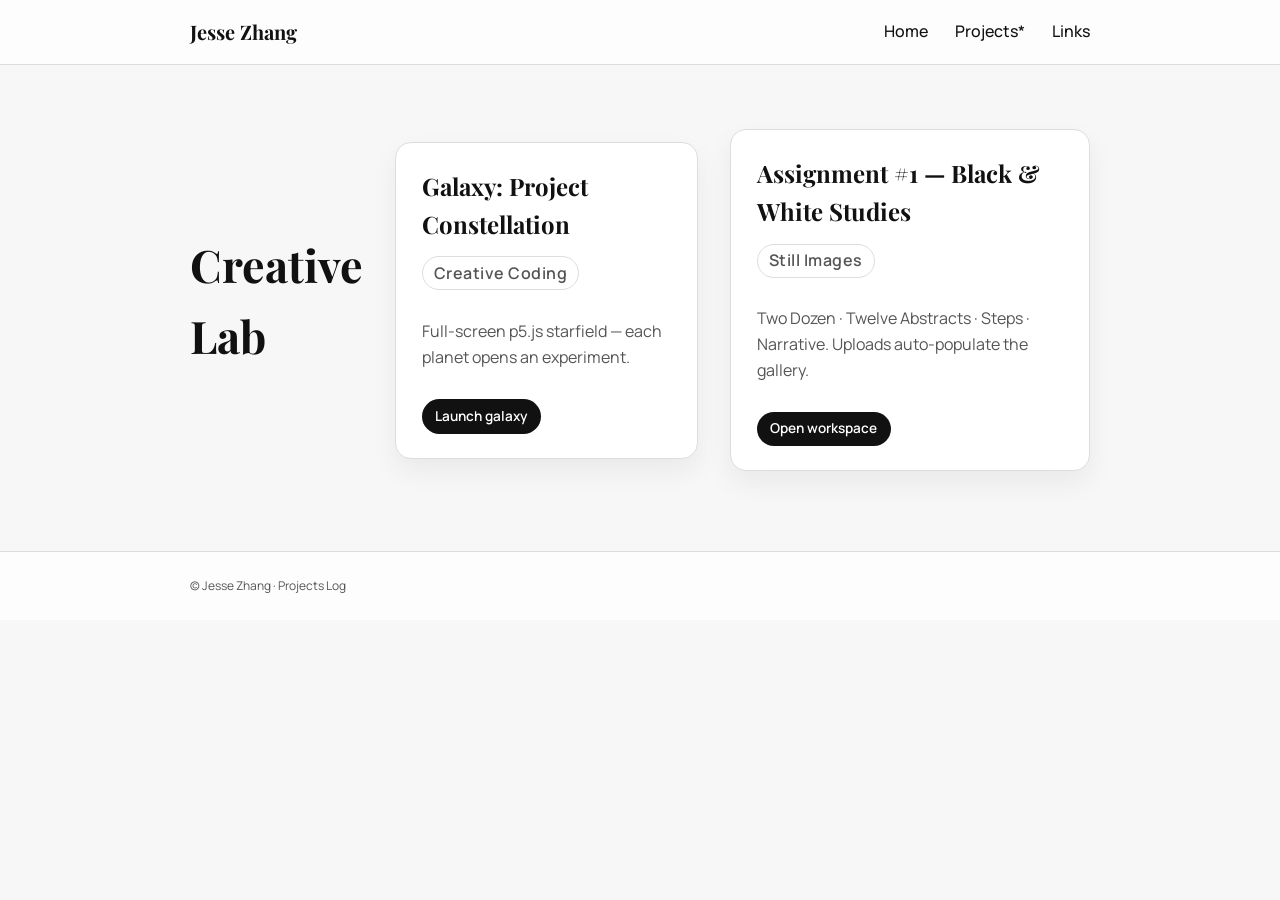
<file: lab.html>
<!DOCTYPE html>
<html lang="en">
<head>
  <meta charset="utf-8" />
  <meta name="viewport" content="width=device-width,initial-scale=1" />
  <title>Creative Lab</title>
  <meta http-equiv="refresh" content="0; url=projects.html" />
  <script>
    // JS fallback redirect
    window.location.replace('projects.html');
  </script>
  <style>
    body { font-family: Arial, sans-serif; display: grid; place-items: center; height: 100vh; margin: 0; }
    a { color: #000; }
  </style>
</head>
<body>
  <p>Redirecting to <a href="projects.html">Projects</a>…</p>
</body>
</html>
</file>
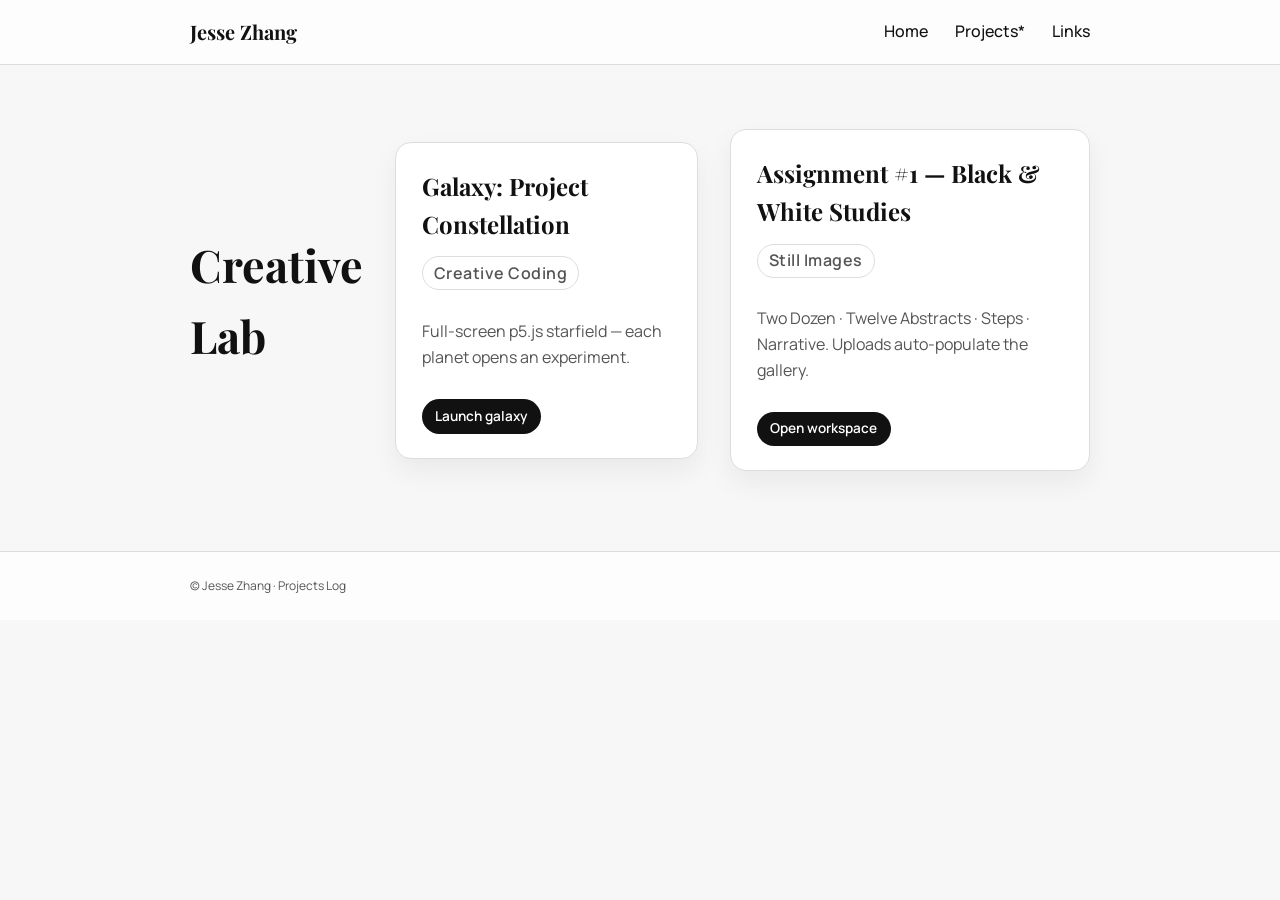
<file: projects.html>
<!DOCTYPE html>
<html lang="en">
<head>
  <meta charset="utf-8" />
  <meta name="viewport" content="width=device-width,initial-scale=1" />
  <title>Projects Log — Jesse Zhang</title>
  <link href="https://fonts.googleapis.com/css2?family=Playfair+Display:wght@400;700&family=Manrope:wght@400;600&display=swap" rel="stylesheet">
  <link rel="stylesheet" href="style.css" />
</head>
<body class="blog-page">
  <div id="cursor-container"></div>

  <header class="site-header">
    <div class="container">
      <a class="brand" href="index.html">Jesse Zhang</a>
      <nav class="nav">
        <a href="index.html">Home</a>
        <a href="#" class="nav-link-fake" aria-disabled="true">Projects*</a>
        <a href="links.html">Links</a>
      </nav>
    </div>
  </header>

  <main class="container blog-body">
    <section class="blog-hero">
      <h1>Creative Lab</h1>
    </section>

    <article class="blog-card">
      <div class="blog-card__header">
        <h2>Galaxy: Project Constellation</h2>
        <span class="pill ghost">Creative Coding</span>
      </div>
      <p class="muted">Full-screen p5.js starfield — each planet opens an experiment.</p>
      <div class="card-actions">
        <a class="btn small" href="galaxy.html">Launch galaxy</a>
      </div>
    </article>

    <article class="blog-card">
      <div class="blog-card__header">
        <h2>Assignment #1 — Black &amp; White Studies</h2>
        <span class="pill ghost">Still Images</span>
      </div>
      <p class="muted">Two Dozen · Twelve Abstracts · Steps · Narrative. Uploads auto-populate the gallery.</p>
      <div class="card-actions">
        <a class="btn small" href="projects/photography.html">Open workspace</a>
              </div>
    </article>
  </main>

  <footer class="site-footer">
    <div class="container">
      <small>&copy; Jesse Zhang · Projects Log</small>
    </div>
  </footer>

  <script src="cursor.js"></script>
  <script src="main.js"></script>
</body>
</html>
</file>
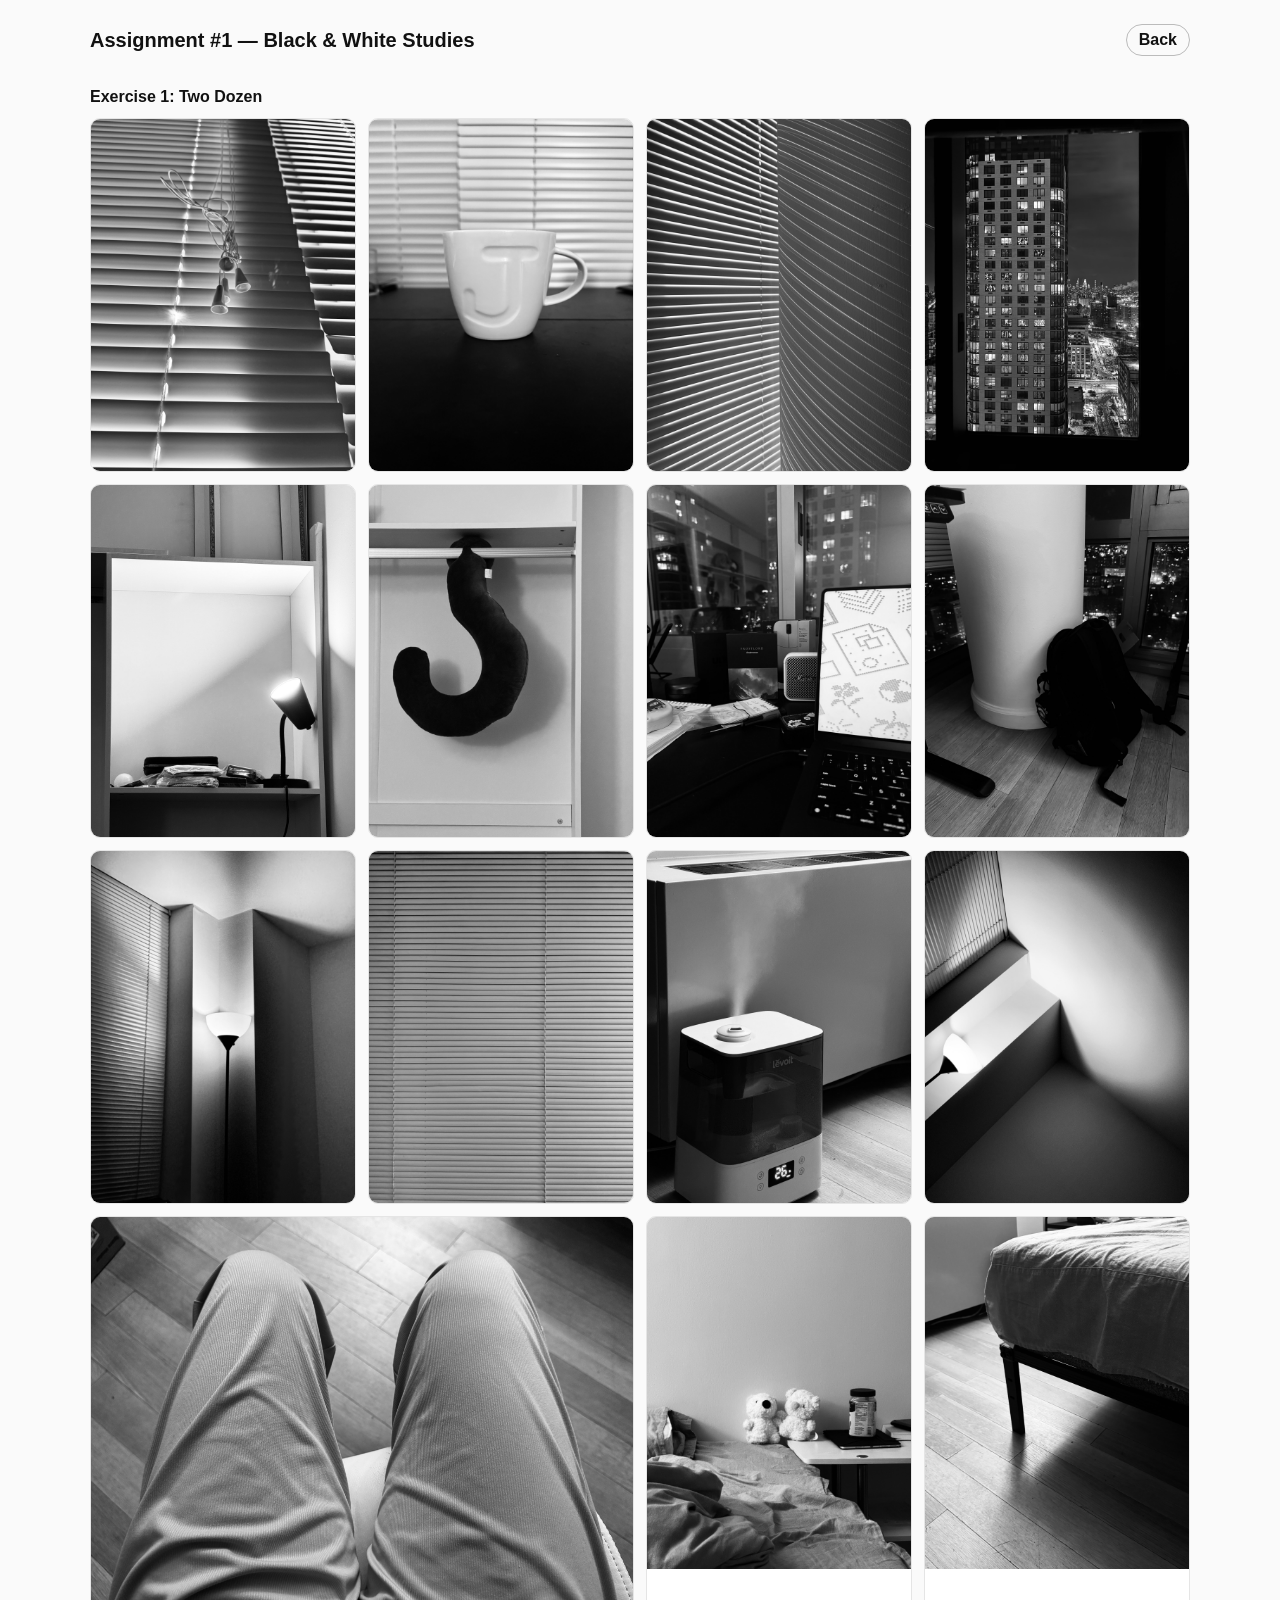
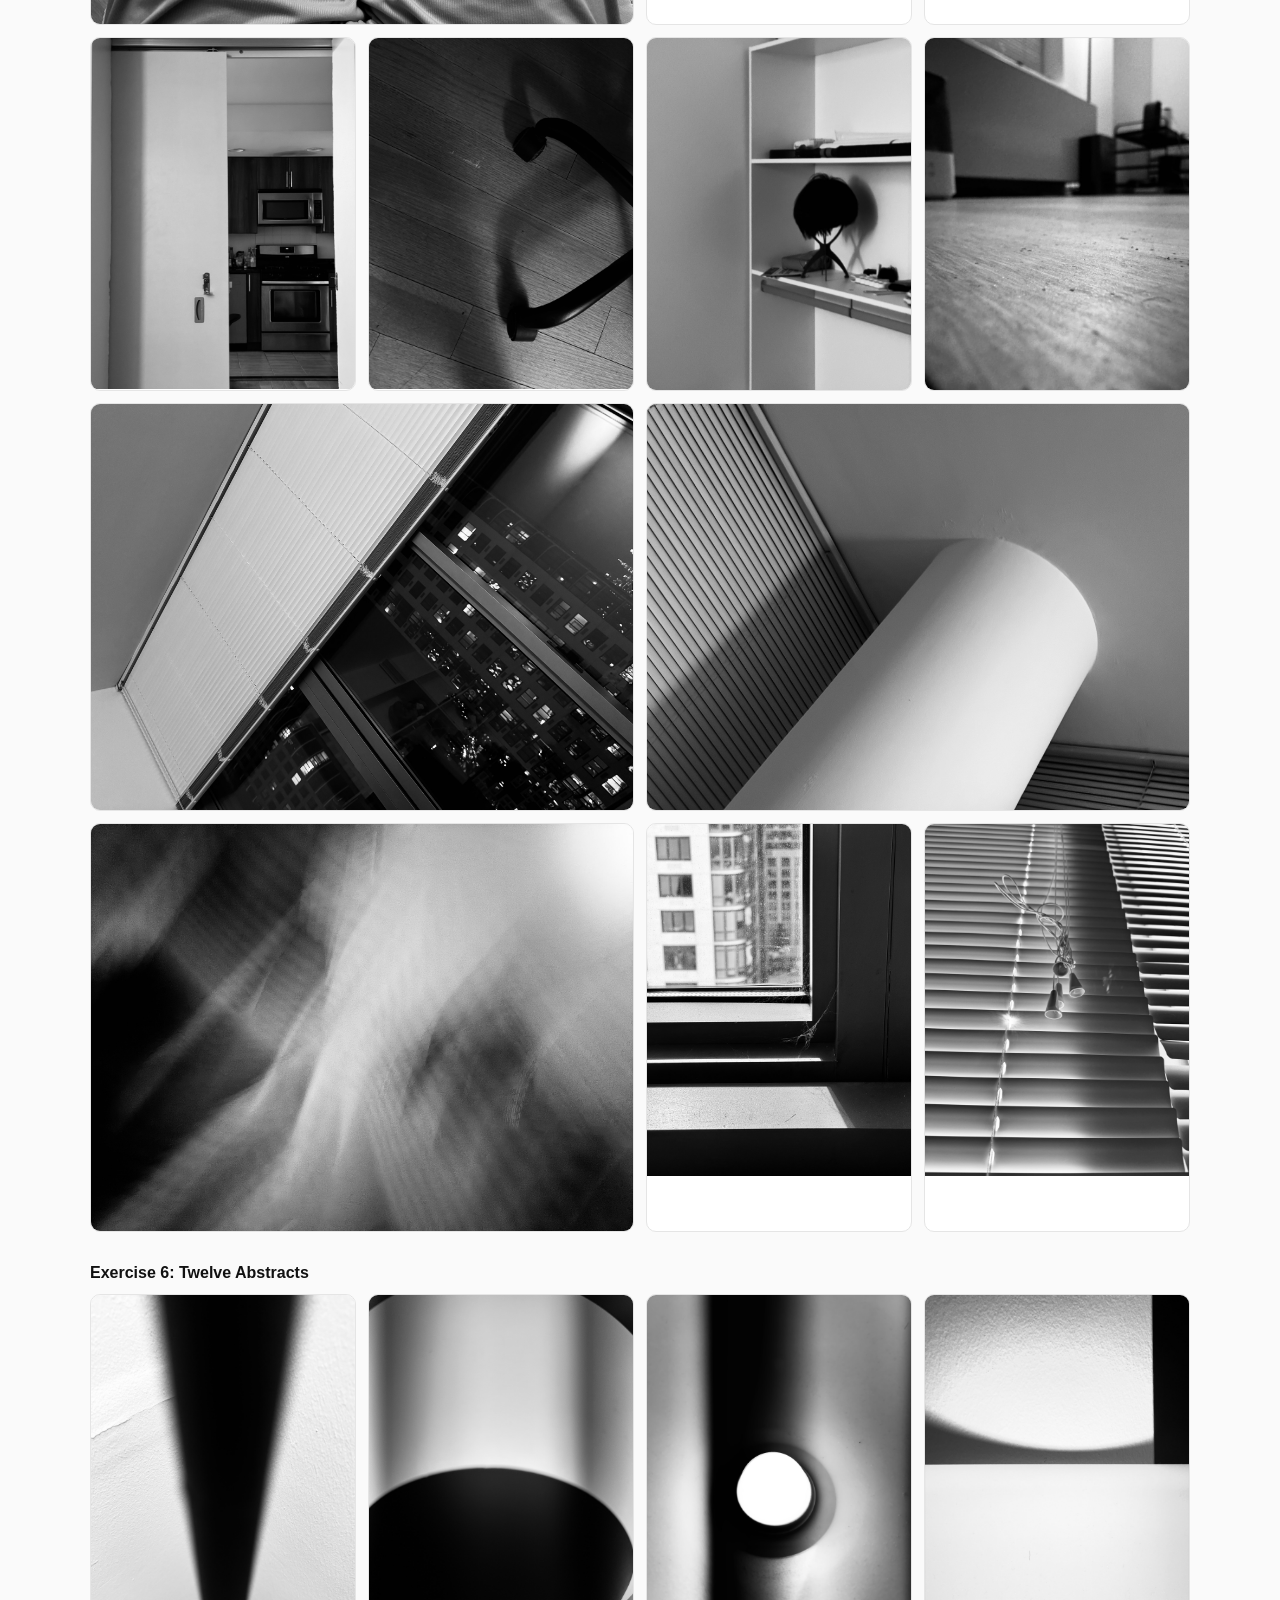
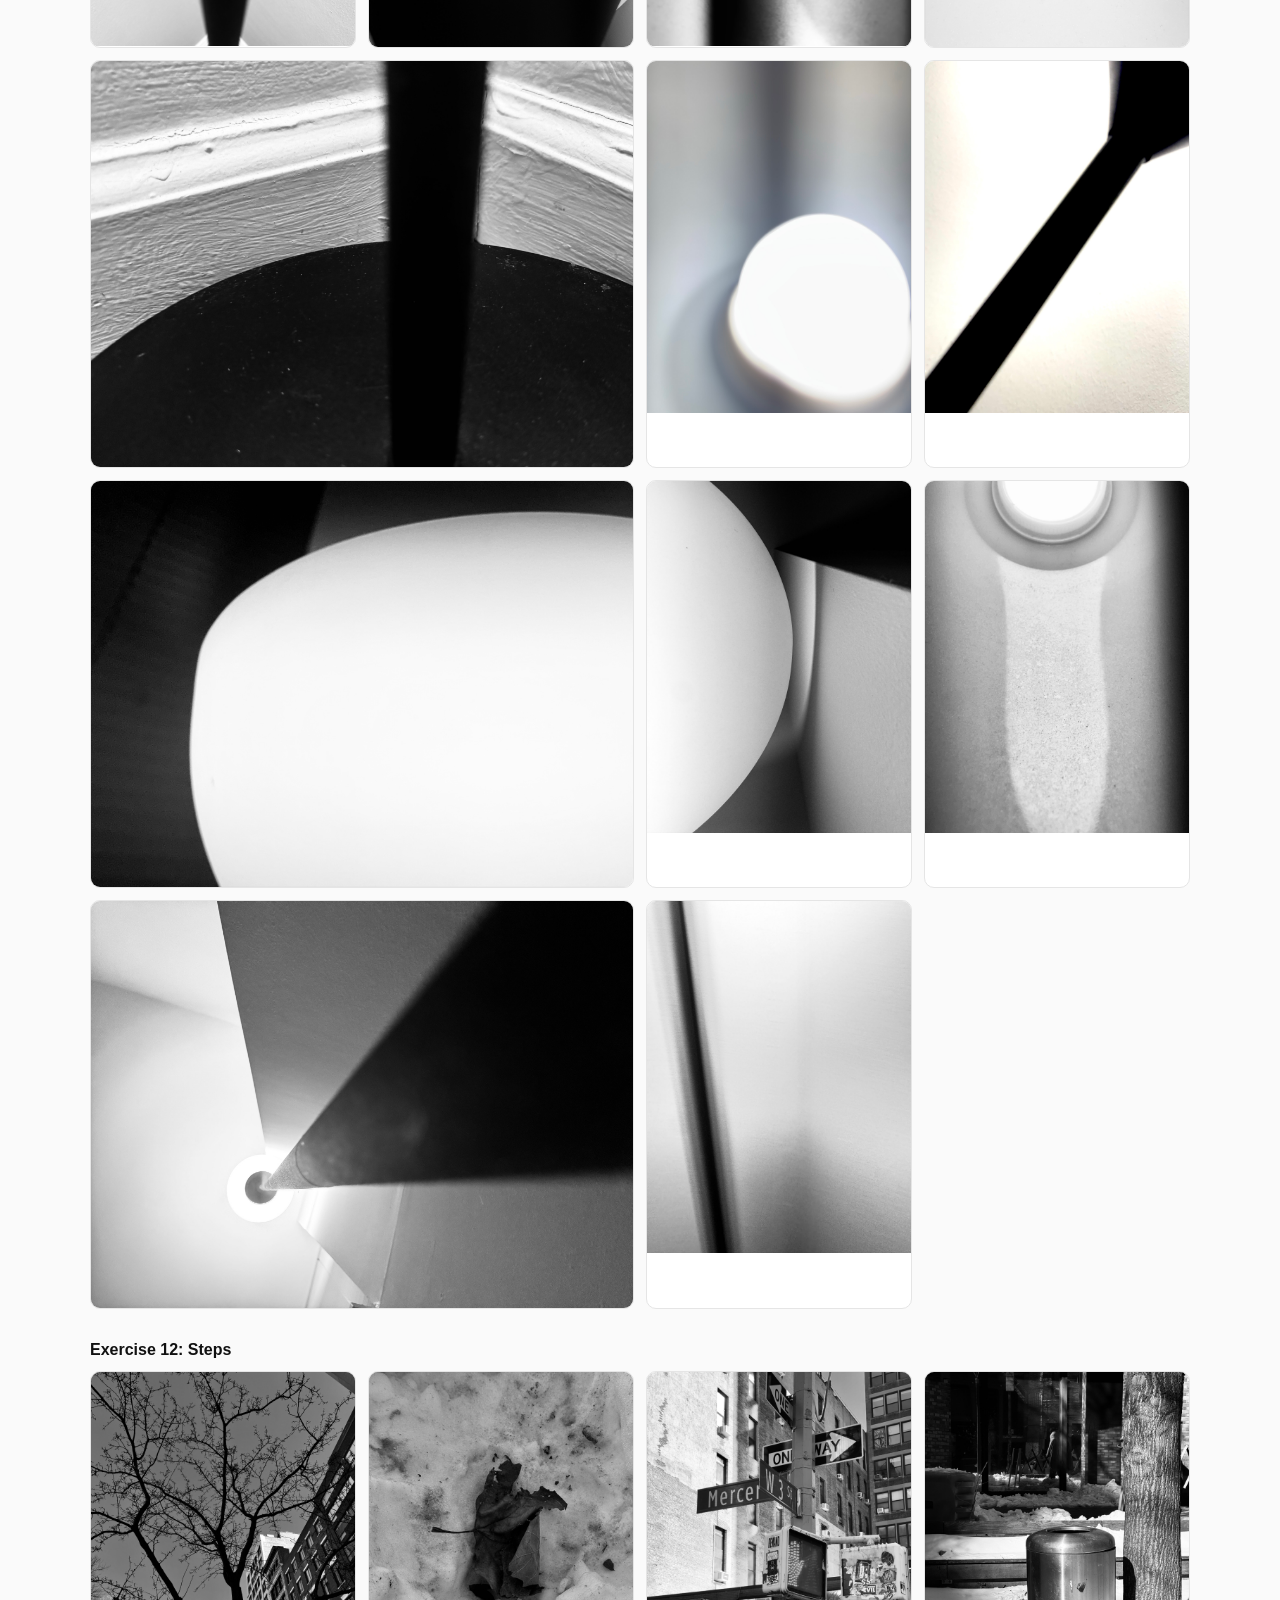
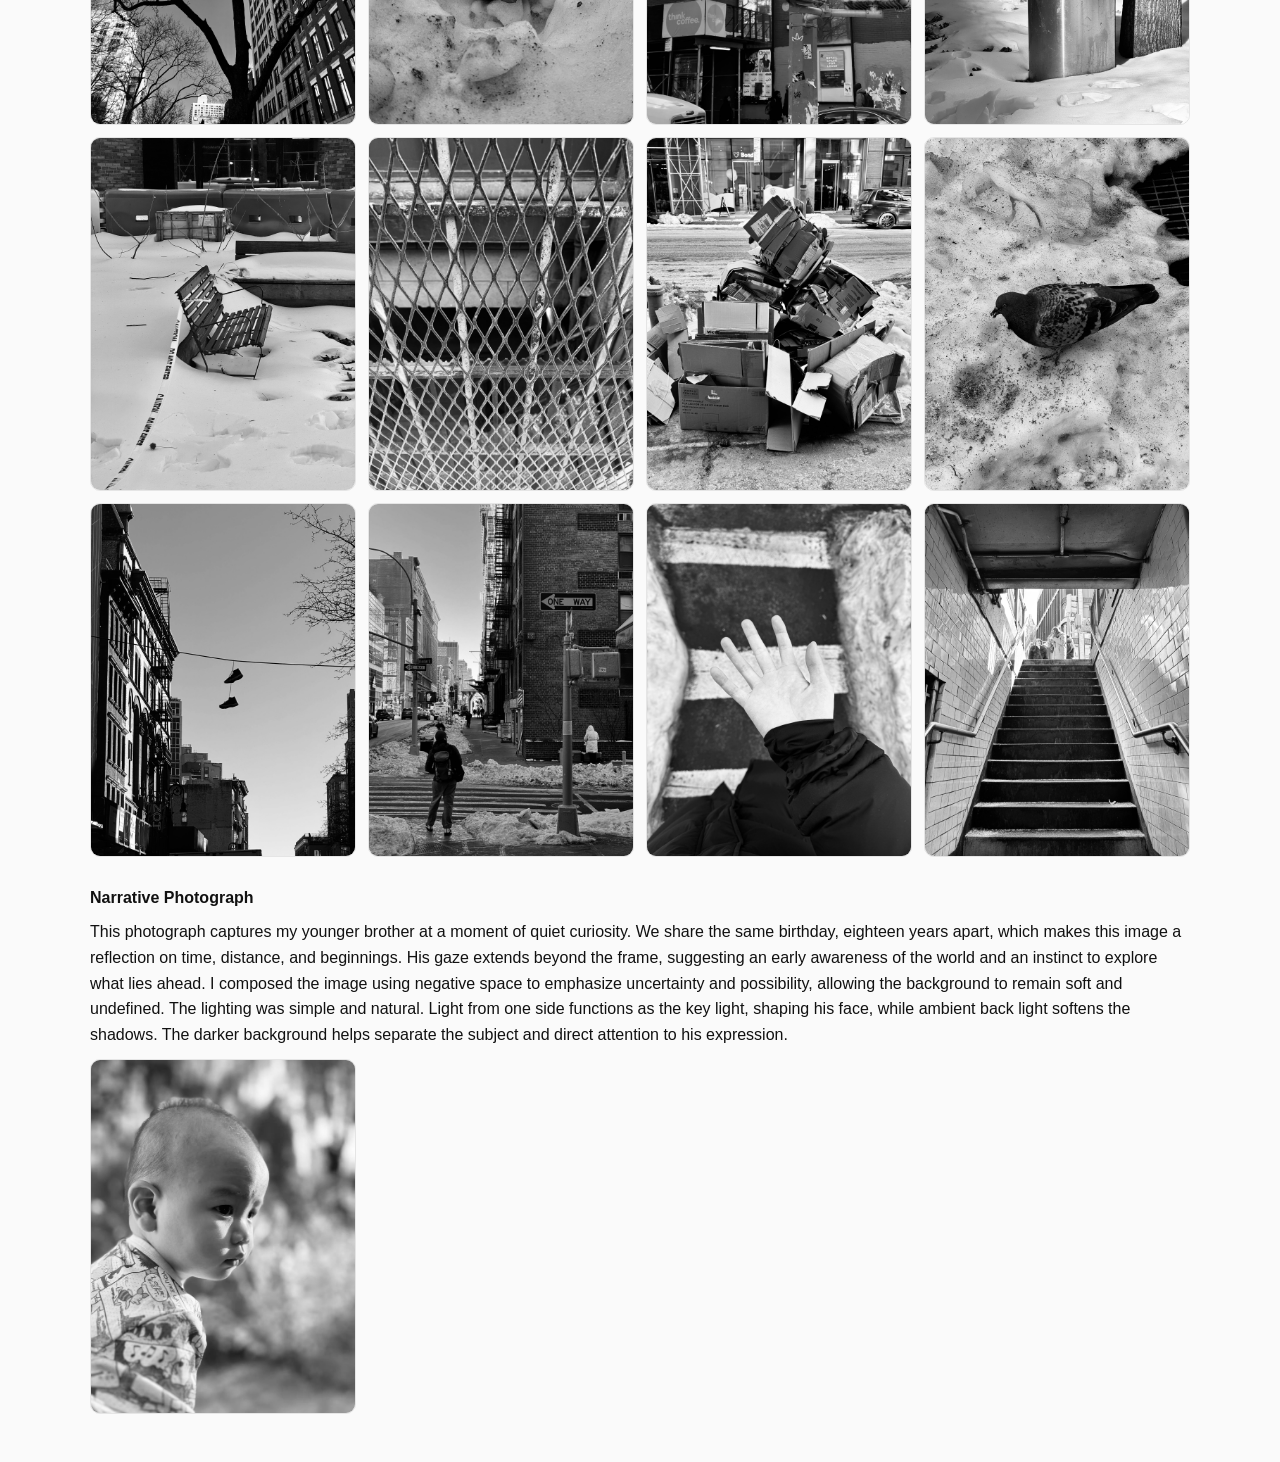
<file: projects/photography.html>
<!DOCTYPE html>
<html lang="en">
<head>
  <meta charset="utf-8" />
  <meta name="viewport" content="width=device-width,initial-scale=1" />
  <title>Photography — Assignment #1</title>
  <style>
    body { margin: 0; font-family: Arial, sans-serif; background: #fafafa; color: #111; }
    .wrap { max-width: 1100px; margin: 0 auto; padding: 24px 20px 48px; }
    .top { display: flex; justify-content: space-between; align-items: center; gap: 12px; margin-bottom: 24px; }
    h1 { margin: 0; font-size: 20px; font-weight: 600; }
    h2 { margin: 32px 0 12px; font-size: 16px; font-weight: 600; }
    p.desc { margin: 0 0 12px; line-height: 1.6; }
    a.back { text-decoration: none; color: #111; border: 1px solid #bbb; padding: 6px 12px; border-radius: 999px; font-weight: 600; }
    .grid { display: grid; grid-template-columns: repeat(auto-fill, minmax(220px, 1fr)); gap: 12px; grid-auto-flow: dense; }
    figure { margin: 0; background: #fff; border: 1px solid #e5e5e5; border-radius: 10px; overflow: hidden; }
    figure.landscape { grid-column: span 2; }
    img { display: block; width: 100%; height: auto; }
    @media (max-width: 720px) { figure.landscape { grid-column: span 1; } }
  </style>
</head>
<body>
  <div class="wrap">
    <div class="top">
      <h1>Assignment #1 — Black & White Studies</h1>
      <a class="back" href="../projects.html">Back</a>
    </div>
    <h2>Exercise 1: Two Dozen</h2>
    <div class="grid">
      <figure class="portrait"><img src="https://flourish216.github.io/sitee/assets/photography/ex1/1.jpg" alt="Exercise 1: Two Dozen 1"></figure>
      <figure class="portrait"><img src="https://flourish216.github.io/sitee/assets/photography/ex1/2.jpg" alt="Exercise 1: Two Dozen 2"></figure>
      <figure class="portrait"><img src="https://flourish216.github.io/sitee/assets/photography/ex1/3.jpg" alt="Exercise 1: Two Dozen 3"></figure>
      <figure class="portrait"><img src="https://flourish216.github.io/sitee/assets/photography/ex1/4.jpg" alt="Exercise 1: Two Dozen 4"></figure>
      <figure class="portrait"><img src="https://flourish216.github.io/sitee/assets/photography/ex1/5.jpg" alt="Exercise 1: Two Dozen 5"></figure>
      <figure class="portrait"><img src="https://flourish216.github.io/sitee/assets/photography/ex1/6.jpg" alt="Exercise 1: Two Dozen 6"></figure>
      <figure class="portrait"><img src="https://flourish216.github.io/sitee/assets/photography/ex1/7.jpg" alt="Exercise 1: Two Dozen 7"></figure>
      <figure class="portrait"><img src="https://flourish216.github.io/sitee/assets/photography/ex1/8.jpg" alt="Exercise 1: Two Dozen 8"></figure>
      <figure class="portrait"><img src="https://flourish216.github.io/sitee/assets/photography/ex1/9.jpg" alt="Exercise 1: Two Dozen 9"></figure>
      <figure class="portrait"><img src="https://flourish216.github.io/sitee/assets/photography/ex1/10.jpg" alt="Exercise 1: Two Dozen 10"></figure>
      <figure class="portrait"><img src="https://flourish216.github.io/sitee/assets/photography/ex1/11.jpg" alt="Exercise 1: Two Dozen 11"></figure>
      <figure class="landscape"><img src="https://flourish216.github.io/sitee/assets/photography/ex1/12.jpg" alt="Exercise 1: Two Dozen 12"></figure>
      <figure class="portrait"><img src="https://flourish216.github.io/sitee/assets/photography/ex1/13.jpg" alt="Exercise 1: Two Dozen 13"></figure>
      <figure class="portrait"><img src="https://flourish216.github.io/sitee/assets/photography/ex1/14.jpg" alt="Exercise 1: Two Dozen 14"></figure>
      <figure class="portrait"><img src="https://flourish216.github.io/sitee/assets/photography/ex1/15.jpg" alt="Exercise 1: Two Dozen 15"></figure>
      <figure class="portrait"><img src="https://flourish216.github.io/sitee/assets/photography/ex1/16.jpg" alt="Exercise 1: Two Dozen 16"></figure>
      <figure class="portrait"><img src="https://flourish216.github.io/sitee/assets/photography/ex1/17.jpg" alt="Exercise 1: Two Dozen 17"></figure>
      <figure class="portrait"><img src="https://flourish216.github.io/sitee/assets/photography/ex1/18.jpg" alt="Exercise 1: Two Dozen 18"></figure>
      <figure class="landscape"><img src="https://flourish216.github.io/sitee/assets/photography/ex1/19.jpg" alt="Exercise 1: Two Dozen 19"></figure>
      <figure class="landscape"><img src="https://flourish216.github.io/sitee/assets/photography/ex1/20.jpg" alt="Exercise 1: Two Dozen 20"></figure>
      <figure class="portrait"><img src="https://flourish216.github.io/sitee/assets/photography/ex1/21.jpg" alt="Exercise 1: Two Dozen 21"></figure>
      <figure class="landscape"><img src="https://flourish216.github.io/sitee/assets/photography/ex1/22.jpg" alt="Exercise 1: Two Dozen 22"></figure>
      <figure class="portrait"><img src="https://flourish216.github.io/sitee/assets/photography/ex1/23.jpg" alt="Exercise 1: Two Dozen 23"></figure>
      <figure class="portrait"><img src="https://flourish216.github.io/sitee/assets/photography/ex1/24.jpg" alt="Exercise 1: Two Dozen 24"></figure>
    </div>
    <h2>Exercise 6: Twelve Abstracts</h2>
    <div class="grid">
      <figure class="portrait"><img src="https://flourish216.github.io/sitee/assets/photography/ex6/1.jpg" alt="Exercise 6: Twelve Abstracts 1"></figure>
      <figure class="portrait"><img src="https://flourish216.github.io/sitee/assets/photography/ex6/2.jpg" alt="Exercise 6: Twelve Abstracts 2"></figure>
      <figure class="portrait"><img src="https://flourish216.github.io/sitee/assets/photography/ex6/3.jpg" alt="Exercise 6: Twelve Abstracts 3"></figure>
      <figure class="landscape"><img src="https://flourish216.github.io/sitee/assets/photography/ex6/4.jpg" alt="Exercise 6: Twelve Abstracts 4"></figure>
      <figure class="portrait"><img src="https://flourish216.github.io/sitee/assets/photography/ex6/5.jpg" alt="Exercise 6: Twelve Abstracts 5"></figure>
      <figure class="portrait"><img src="https://flourish216.github.io/sitee/assets/photography/ex6/6.jpg" alt="Exercise 6: Twelve Abstracts 6"></figure>
      <figure class="portrait"><img src="https://flourish216.github.io/sitee/assets/photography/ex6/7.jpg" alt="Exercise 6: Twelve Abstracts 7"></figure>
      <figure class="landscape"><img src="https://flourish216.github.io/sitee/assets/photography/ex6/8.jpg" alt="Exercise 6: Twelve Abstracts 8"></figure>
      <figure class="portrait"><img src="https://flourish216.github.io/sitee/assets/photography/ex6/9.jpg" alt="Exercise 6: Twelve Abstracts 9"></figure>
      <figure class="landscape"><img src="https://flourish216.github.io/sitee/assets/photography/ex6/10.jpg" alt="Exercise 6: Twelve Abstracts 10"></figure>
      <figure class="portrait"><img src="https://flourish216.github.io/sitee/assets/photography/ex6/11.jpg" alt="Exercise 6: Twelve Abstracts 11"></figure>
      <figure class="portrait"><img src="https://flourish216.github.io/sitee/assets/photography/ex6/12.jpg" alt="Exercise 6: Twelve Abstracts 12"></figure>
    </div>
    <h2>Exercise 12: Steps</h2>
    <div class="grid">
      <figure class="portrait"><img src="https://flourish216.github.io/sitee/assets/photography/ex12/1.jpg" alt="Exercise 12: Steps 1"></figure>
      <figure class="portrait"><img src="https://flourish216.github.io/sitee/assets/photography/ex12/2.jpg" alt="Exercise 12: Steps 2"></figure>
      <figure class="portrait"><img src="https://flourish216.github.io/sitee/assets/photography/ex12/3.jpg" alt="Exercise 12: Steps 3"></figure>
      <figure class="portrait"><img src="https://flourish216.github.io/sitee/assets/photography/ex12/4.jpg" alt="Exercise 12: Steps 4"></figure>
      <figure class="portrait"><img src="https://flourish216.github.io/sitee/assets/photography/ex12/5.jpg" alt="Exercise 12: Steps 5"></figure>
      <figure class="portrait"><img src="https://flourish216.github.io/sitee/assets/photography/ex12/6.jpg" alt="Exercise 12: Steps 6"></figure>
      <figure class="portrait"><img src="https://flourish216.github.io/sitee/assets/photography/ex12/7.jpg" alt="Exercise 12: Steps 7"></figure>
      <figure class="portrait"><img src="https://flourish216.github.io/sitee/assets/photography/ex12/8.jpg" alt="Exercise 12: Steps 8"></figure>
      <figure class="portrait"><img src="https://flourish216.github.io/sitee/assets/photography/ex12/9.jpg" alt="Exercise 12: Steps 9"></figure>
      <figure class="portrait"><img src="https://flourish216.github.io/sitee/assets/photography/ex12/10.jpg" alt="Exercise 12: Steps 10"></figure>
      <figure class="portrait"><img src="https://flourish216.github.io/sitee/assets/photography/ex12/11.jpg" alt="Exercise 12: Steps 11"></figure>
      <figure class="portrait"><img src="https://flourish216.github.io/sitee/assets/photography/ex12/12.jpg" alt="Exercise 12: Steps 12"></figure>
    </div>
    <h2>Narrative Photograph</h2>
    <p class="desc">This photograph captures my younger brother at a moment of quiet curiosity. We share the same birthday, eighteen years apart, which makes this image a reflection on time, distance, and beginnings. His gaze extends beyond the frame, suggesting an early awareness of the world and an instinct to explore what lies ahead. I composed the image using negative space to emphasize uncertainty and possibility, allowing the background to remain soft and undefined. The lighting was simple and natural. Light from one side functions as the key light, shaping his face, while ambient back light softens the shadows. The darker background helps separate the subject and direct attention to his expression.</p>
    <div class="grid">
      <figure class="portrait"><img src="https://flourish216.github.io/sitee/assets/photography/narrative/1687edda2647fd2844498341c3fc7525.jpg" alt="Narrative 1687edda2647fd2844498341c3fc7525"></figure>
    </div>
  </div>
</body>
</html>
</file>
<file: style.css>
/* ===== Core Colors and Fonts ===== */
:root {
  --bg: #ffffff;
  --text: #111;
  --accent: #000;
  --muted: #555;
  --border: #ddd;
  --font-display: "Playfair Display", serif;
  --font-ui: "Manrope", sans-serif;
}

/* ===== Global Reset ===== */
html, body {
  margin: 0;
  padding: 0;
  height: 100%;
  width: 100%;
  overflow-x: hidden;
  background: var(--bg);
  color: var(--text);
  font-family: var(--font-ui);
  line-height: 1.6;
}

.home-page {
  overflow: hidden;
}

.blog-page {
  background: #f7f7f7;
  color: #111;
}
.blog-body {
  padding: 4rem 0 5rem;
  display: grid;
  grid-template-columns: repeat(auto-fit, minmax(280px, 1fr));
  gap: 2rem;
  align-items: start;
}
.blog-hero h1 {
  margin: 0.3rem 0;
  font-family: var(--font-display);
  font-size: clamp(2rem, 5vw, 2.8rem);
}
.blog-hero {
  grid-column: 1 / -1;
}

.blog-card {
  background: #fff;
  border: 1px solid #ddd;
  border-radius: 16px;
  padding: 1.5rem 1.6rem;
  box-shadow: 0 12px 28px rgba(0, 0, 0, 0.06);
  display: flex;
  flex-direction: column;
  gap: 0.8rem;
}
.blog-card__header {
  display: flex;
  align-items: center;
  gap: 0.8rem;
  flex-wrap: wrap;
}
.blog-card h2 {
  margin: 0;
  font-family: var(--font-display);
}

.blog-page .site-header,
.blog-page .site-footer {
  background: rgba(255, 255, 255, 0.7);
  border-color: #ddd;
}


.muted {
  color: var(--muted);
}

body.projects-page {
  overflow-y: auto;
  height: auto;
  min-height: 100vh;
  background: radial-gradient(circle at top, #020315, #000112 58%, #000);
  color: #f5f5f5;
  --muted: rgba(220, 220, 220, 0.65);
  --border: rgba(255, 255, 255, 0.1);
}

.projects-main {
  position: relative;
  z-index: 3;
  display: flex;
  flex-direction: column;
  gap: 2.8rem;
  padding: 1.5rem 0 4rem;
}

.projects-page .site-header {
  background: rgba(6, 8, 18, 0.65);
  border-color: rgba(255, 255, 255, 0.12);
}
.projects-page .site-footer {
  background: rgba(6, 8, 18, 0.65);
  border-color: rgba(255, 255, 255, 0.12);
  color: rgba(230, 230, 230, 0.75);
}
.projects-page .nav a,
.projects-page .brand {
  color: #f5f5f5;
}
.projects-page .nav a::after {
  background: #f5f5f5;
}
.projects-page .nav a.active {
  opacity: 0.6;
}

.project-detail {
  margin: 0;
  background: radial-gradient(circle at center, #0f0f14, #020203 60%, #000000);
  color: #f4f4f4;
  min-height: 100vh;
  display: flex;
  align-items: center;
  justify-content: center;
  overflow: hidden;
  font-family: var(--font-ui);
}

.detail-canvas {
  position: relative;
  width: 100vw;
  height: 100vh;
  overflow: hidden;
}
.detail-canvas canvas {
  width: 100% !important;
  height: 100% !important;
  display: block;
}

.photo-detail {
  background: radial-gradient(circle at 35% 20%, #0b0c12, #020304 55%, #000 85%);
  color: #f4f4f4;
  overflow-y: auto;
  height: auto;
}

.photo-wrapper {
  position: relative;
  z-index: 2;
  width: 90%;
  max-width: 1080px;
  margin: 0 auto;
  padding: 4rem 0 3rem;
  display: flex;
  flex-direction: column;
  gap: 2.4rem;
}

.photo-hero {
  display: grid;
  grid-template-columns: 1.1fr 0.9fr;
  gap: 1.8rem;
  align-items: start;
}
@media (max-width: 860px) {
  .photo-hero { grid-template-columns: 1fr; }
}
.photo-hero h1 {
  font-family: var(--font-display);
  margin: 0.4rem 0;
  font-size: clamp(2rem, 4.5vw, 2.8rem);
}

.photo-section {
  background: rgba(255, 255, 255, 0.04);
  border: 1px solid rgba(255, 255, 255, 0.08);
  border-radius: 18px;
  padding: 1.6rem;
  box-shadow: 0 18px 36px rgba(0, 0, 0, 0.35);
  display: flex;
  flex-direction: column;
  gap: 1rem;
}

.section-head {
  display: flex;
  justify-content: space-between;
  gap: 1rem;
  align-items: flex-start;
  flex-wrap: wrap;
}
.section-head h2 {
  margin: 0 0 0.35rem;
  font-family: var(--font-display);
}

.photo-grid {
  display: grid;
  grid-template-columns: repeat(auto-fit, minmax(180px, 1fr));
  gap: 0.8rem;
}
.photo-grid a {
  display: block;
  border-radius: 12px;
  overflow: hidden;
}
.photo-grid img,
.photo-slot {
  width: 100%;
  height: 160px;
  object-fit: cover;
  border-radius: 12px;
  background: linear-gradient(135deg, rgba(255,255,255,0.12), rgba(255,255,255,0.02));
  border: 1px dashed rgba(255, 255, 255, 0.22);
  box-shadow: 0 10px 28px rgba(0,0,0,0.28);
  filter: grayscale(100%);
}
.photo-slot {
  display: grid;
  place-items: center;
  color: rgba(240, 240, 240, 0.68);
  font-weight: 600;
  letter-spacing: 0.02em;
}

#cursor-container {
  position: fixed;
  inset: 0;
  pointer-events: none;
  z-index: 5;
}

/* ===== Background canvas (homepage only) ===== */
.home-page canvas {
  position: fixed;
  inset: 0;
  width: 100vw !important;
  height: 100vh !important;
  z-index: 0;          
  display: block;
  pointer-events: none;
  filter: brightness(0.8);
  opacity: 0;
  animation: revealBackground 1.8s ease-out forwards;
}

@keyframes revealBackground {
  0%   { opacity: 0; filter: brightness(0.6) blur(2px); }
  70%  { opacity: 0.8; filter: brightness(0.9) blur(1px); }
  100% { opacity: 1; filter: brightness(1.05) blur(0); }
}

/* ===== Mid-layer Mist Overlay (softer) ===== */
.home-page .page-mist {
  position: fixed;
  inset: 0;
  background: rgba(255, 255, 255, 0.6); /* slightly softer veil */
  backdrop-filter: blur(2px); /* lighter blur for mist layer */
  z-index: 1;           
  pointer-events: none;
  opacity: 0;
  animation: mistIn 1s ease 0.4s forwards;
}

@keyframes mistIn {
  from { opacity: 0; }
  to   { opacity: 1; }
}

/* ===== Header ===== */
.site-header {
  position: relative;
  z-index: 3;
  border-bottom: 1px solid var(--border);
  padding: 1rem 0;
  background: rgba(255, 255, 255, 0.55); /* airy header panel */
  backdrop-filter: blur(4px); /* gentle glass effect */
  transition: opacity 0.8s ease, transform 0.8s ease;
}
.home-page .site-header {
  opacity: 0;
  animation: fadeHeader 0.8s ease 0.6s forwards;
}

@keyframes fadeHeader {
  from { opacity: 0; transform: translateY(-10px); }
  to   { opacity: 1; transform: translateY(0); }
}

.container {
  width: 90%;
  max-width: 900px;
  margin: 0 auto;
  display: flex;
  justify-content: space-between;
  align-items: center;
}

.brand {
  font-family: var(--font-display);
  font-weight: 700;
  font-size: 1.25rem;
  text-decoration: none;
  color: var(--text);
}

.nav a {
  text-decoration: none;
  margin-left: 1.5rem;
  color: var(--text);
  font-weight: 500;
  position: relative;
}
.nav a::after {
  content: "";
  position: absolute;
  width: 0%;
  height: 1px;
  left: 0;
  bottom: -2px;
  background: var(--accent);
  transition: width 0.25s ease;
}
.nav a:hover::after { width: 100%; }

.nav-link-fake {
  cursor: pointer;
  position: relative;
}
.nav a.active {
  opacity: 0.5;
}

/* ===== Hero Section ===== */
.hero {
  text-align: center;
  height: 100vh;
  width: 100%;
  display: flex;
  flex-direction: column;
  justify-content: flex-start;
  align-items: center;
  padding-top: 22vh; /* a little higher than true center */
  position: relative;
  z-index: 3;
  opacity: 0;
  transform: translateY(40px);
  animation: fadeHero 1.8s ease 0.9s forwards;
}

@keyframes fadeHero {
  from { opacity: 0; transform: translateY(40px) scale(0.97); }
  to   { opacity: 1; transform: translateY(-10px) scale(1); }
}

/* ===== Sequential Fade-in for Title, Quote, and Button ===== */
.fade-in-title {
  font-family: var(--font-display);
  font-size: clamp(2rem, 6vw, 3.2rem);
  font-weight: 700;
  margin-bottom: 1rem;
  opacity: 0;
  transform: translateY(15px);
  animation: fadeUp 1.2s ease 1.2s forwards;
}

.fade-in-quote {
  font-size: 1rem;
  color: var(--muted);
  margin-top: 0.5rem;
  margin-bottom: 2.8rem;
  opacity: 0;
  transform: translateY(15px);
  animation: fadeUp 1.2s ease 1.8s forwards;
}

.fade-in-btn {
  opacity: 0;
  transform: translateY(15px);
  animation: fadeUp 1.2s ease 2.4s forwards;
}

.cta-row {
  position: relative;
  display: inline-flex;
  justify-content: center;
}

.cta-wrapper {
  position: relative;
  display: inline-block;
  transition: transform 0.2s ease, opacity 0.2s ease;
  will-change: transform;
}
.cta-wrapper.cta-ghost {
  opacity: 0.25;
}

@keyframes fadeUp {
  from { opacity: 0; transform: translateY(15px) scale(0.98); }
  to   { opacity: 1; transform: translateY(0) scale(1); }
}

.accent {
  font-style: italic;
  color: var(--accent);
}
.accent-link {
  text-decoration: none;
  position: relative;
  padding-bottom: 0.08em;
  border-bottom: 1px dashed rgba(0, 0, 0, 0.25);
  color: inherit;
  display: inline-block;
  text-shadow: none;
  transition: text-shadow 0.2s ease, border-bottom-color 0.2s ease, color 0.2s ease;
}
.accent-link:hover {
  color: var(--accent);
  border-bottom-color: rgba(0, 0, 0, 0.45);
  text-shadow: 0 12px 36px rgba(255, 79, 163, 0.85);
}
.accent-link:focus-visible {
  outline: 2px solid rgba(0, 0, 0, 0.4);
  outline-offset: 4px;
  border-bottom-color: rgba(0, 0, 0, 0.6);
}
.accent-link.attention {
  animation: accentGlow 0.7s ease-in-out 5 alternate;
}

@keyframes accentGlow {
  from {
    text-shadow: 0 0 0 rgba(0, 0, 0, 0);
    border-bottom-color: rgba(0, 0, 0, 0.25);
  }
  to {
    text-shadow: 0 4px 14px rgba(255, 79, 163, 0.4);
    border-bottom-color: rgba(255, 79, 163, 0.6);
  }
}

/* ===== Button ===== */
.btn {
  text-decoration: none;
  color: var(--bg);
  background: var(--text);
  padding: 0.6rem 1.2rem;
  border-radius: 4px;
  font-weight: 600;
  transition: all 0.25s ease;
  display: inline-block;
  white-space: nowrap;
}
.btn:hover { background: var(--accent); }
.btn.small {
  padding: 0.4rem 0.85rem;
  font-size: 0.85rem;
  border-radius: 999px;
}
.btn.ghost {
  background: transparent;
  color: var(--text);
  border: 1px solid var(--border);
}
.btn.ghost:hover {
  color: var(--accent);
  border-color: var(--accent);
  background: rgba(0, 0, 0, 0.05);
}
.btn[disabled] {
  opacity: 0.45;
  pointer-events: none;
}

.nav a.active {
  opacity: 0.5;
}

.page {
  display: block;
  width: 90%;
  max-width: 900px;
  margin: 0 auto;
  padding: 5rem 0 6rem;
}

.page-lede {
  max-width: 620px;
  margin-bottom: 3rem;
}
.page-lede h1 {
  font-family: var(--font-display);
  font-size: clamp(2rem, 5vw, 3rem);
  margin-bottom: 0.9rem;
}
.page-lede .muted {
  font-size: 0.95rem;
  line-height: 1.7;
}

.project-grid {
  display: grid;
  gap: 2rem;
}

.galaxy-section {
  text-align: center;
  margin-bottom: 3.4rem;
  display: flex;
  flex-direction: column;
  gap: 1.2rem;
}
.galaxy-section h1 {
  font-family: var(--font-display);
  font-size: clamp(2.2rem, 6vw, 3.2rem);
  margin: 0;
}
.galaxy-section p {
  margin: 0 auto;
  max-width: 540px;
  color: rgba(230, 230, 230, 0.7);
  font-size: 0.95rem;
  line-height: 1.7;
}

.galaxy-canvas {
  position: relative;
  width: 100%;
  background: radial-gradient(circle at center, rgba(255,255,255,0.06), rgba(0,0,0,0.92));
  border: 1px solid rgba(255, 255, 255, 0.08);
  border-radius: 24px;
  overflow: hidden;
  min-height: 320px;
  box-shadow: 0 22px 60px rgba(0, 0, 0, 0.55);
}
.galaxy-canvas canvas {
  width: 100% !important;
  height: 100% !important;
  display: block;
}

.galaxy-hints {
  font-size: 0.8rem;
  letter-spacing: 0.18em;
  text-transform: uppercase;
  color: rgba(220, 220, 220, 0.45);
}

@media (min-width: 900px) {
  .project-grid {
    grid-template-columns: repeat(2, minmax(0, 1fr));
  }
}

.project-card {
  background: rgba(255, 255, 255, 0.9);
  border: 1px solid var(--border);
  border-radius: 18px;
  padding: 1.6rem;
  box-shadow: 0 12px 28px rgba(0, 0, 0, 0.06);
  display: flex;
  flex-direction: column;
  gap: 1rem;
}
.projects-page .project-card {
  background: rgba(12, 12, 12, 0.85);
  border-color: rgba(255, 255, 255, 0.08);
  box-shadow: 0 18px 38px rgba(0, 0, 0, 0.4);
}

.card-meta {
  display: flex;
  flex-wrap: wrap;
  gap: 0.5rem;
  font-size: 0.85rem;
  color: var(--muted);
}

.pill {
  padding: 0.2rem 0.7rem;
  border-radius: 999px;
  background: var(--text);
  color: var(--bg);
  font-weight: 600;
  letter-spacing: 0.03em;
}
.projects-page .pill {
  background: rgba(255, 255, 255, 0.12);
  color: #f5f5f5;
}
.pill.ghost {
  background: transparent;
  border: 1px solid var(--border);
  color: var(--muted);
}
.projects-page .pill.ghost {
  border-color: rgba(255, 255, 255, 0.18);
  color: rgba(240, 240, 240, 0.78);
}

.project-card h3 {
  font-family: var(--font-display);
  font-size: 1.35rem;
  margin: 0;
}
.projects-page .project-card h3 {
  color: #f5f5f5;
}

.project-card p {
  margin: 0;
  color: var(--muted);
  font-size: 0.95rem;
  line-height: 1.7;
}
.projects-page .project-card p {
  color: rgba(230, 230, 230, 0.7);
}

.card-actions {
  display: flex;
  gap: 0.9rem;
  align-items: center;
  flex-wrap: wrap;
}

.due {
  font-size: 0.9rem;
  color: var(--muted);
}
.projects-page .due {
  color: rgba(220, 220, 220, 0.75);
}

.photography-card {
  border: 1px solid rgba(255, 255, 255, 0.22);
  background: linear-gradient(160deg, rgba(255, 255, 255, 0.08), rgba(12, 12, 12, 0.9));
}

.sketch-frame {
  position: relative;
  width: 100%;
  background: #f7f7f7;
  border-radius: 14px;
  overflow: hidden;
  min-height: 220px;
}
.projects-page .sketch-frame {
  background: rgba(255, 255, 255, 0.05);
}

.sketch-frame canvas {
  width: 100% !important;
  height: 100% !important;
  display: block;
}

/* ===== Footer ===== */
.site-footer {
  border-top: 1px solid var(--border);
  text-align: center;
  padding: 1.5rem 0;
  color: var(--muted);
  font-size: 0.9rem;
  position: relative;
  z-index: 3;
  background: rgba(255, 255, 255, 0.55); /* matches the header translucency */
  backdrop-filter: blur(4px);
}
.home-page .site-footer {
  opacity: 0;
  animation: fadeFooter 1.2s ease 1.6s forwards;
}

@keyframes fadeFooter {
  from { opacity: 0; transform: translateY(10px); }
  to   { opacity: 1; transform: translateY(0); }
}

/* ===== Konami mode ===== */
body.konami-mode {
  background: #fff7ff;
}
body.konami-mode .page-mist {
  background: rgba(255, 255, 255, 0.25);
  backdrop-filter: blur(3px);
}
body.konami-mode .accent {
  color: #ff4fa3;
}
body.konami-mode .btn {
  background: linear-gradient(120deg, #ff4fa3, #6d7bff);
  color: #fff;
}
body.konami-mode .btn:hover {
  background: linear-gradient(120deg, #6d7bff, #ff4fa3);
}
body.konami-mode .site-header,
body.konami-mode .site-footer {
  background: rgba(255, 255, 255, 0.75);
  border-color: rgba(255, 79, 163, 0.25);
}
body.konami-mode .accent-link {
  border-bottom-color: rgba(255, 79, 163, 0.45);
}

.konami-toast {
  position: fixed;
  top: 3.2rem;
  left: 50%;
  transform: translate(-50%, -30px);
  background: rgba(17, 17, 17, 0.85);
  color: #fff;
  padding: 0.6rem 1.3rem;
  border-radius: 999px;
  font-size: 0.9rem;
  letter-spacing: 0.05em;
  opacity: 0;
  transition: opacity 0.3s ease, transform 0.3s ease;
  z-index: 10;
  pointer-events: none;
}
.konami-toast.visible {
  opacity: 1;
  transform: translate(-50%, 0);
}
body.konami-mode .konami-toast {
  background: rgba(255, 79, 163, 0.85);
}

.galaxy-void {
  position: fixed;
  inset: 0;
  pointer-events: auto;
  z-index: 1;
}

.galaxy-canvas {
  position: absolute;
  inset: 0;
  pointer-events: auto;
}
.galaxy-canvas canvas {
  width: 100% !important;
  height: 100% !important;
  display: block;
}

.void-gradient {
  position: fixed;
  inset: -25% -15% 0 -15%;
  background: radial-gradient(circle at 50% 20%, rgba(96, 128, 255, 0.18), rgba(20, 15, 40, 0.12) 45%, rgba(0, 0, 0, 0) 70%);
  pointer-events: none;
  z-index: 0;
  filter: blur(55px);
}

.cosmos-return {
  position: fixed;
  top: 2rem;
  left: 2rem;
  width: 64px;
  height: 64px;
  border: 1px solid rgba(255, 255, 255, 0.25);
  border-radius: 50% 50% 45% 45%;
  background: rgba(8, 12, 22, 0.6);
  display: inline-flex;
  align-items: center;
  justify-content: center;
  cursor: pointer;
  backdrop-filter: blur(12px);
  transition: transform 0.25s ease, background 0.25s ease, border-color 0.25s ease;
  z-index: 9;
}
.cosmos-return:hover {
  transform: translateY(-4px);
  background: rgba(12, 18, 30, 0.85);
  border-color: rgba(255, 255, 255, 0.55);
}
.cosmos-return:focus-visible {
  outline: 2px solid rgba(255, 255, 255, 0.6);
  outline-offset: 6px;
}
.cosmos-return svg {
  width: 38px;
  height: 38px;
  fill: rgba(255, 255, 255, 0.82);
}
.cosmos-return:hover svg {
  fill: rgba(255, 255, 255, 1);
}
.detail-back {
  border: none;
  background: transparent;
  padding: 0;
}

.cosmos-exit-hint {
  position: fixed;
  top: 5.4rem;
  left: 2rem;
  color: rgba(245, 245, 245, 0.8);
  font-size: 0.9rem;
  letter-spacing: 0.04em;
  pointer-events: none;
  z-index: 8;
}
</file>
